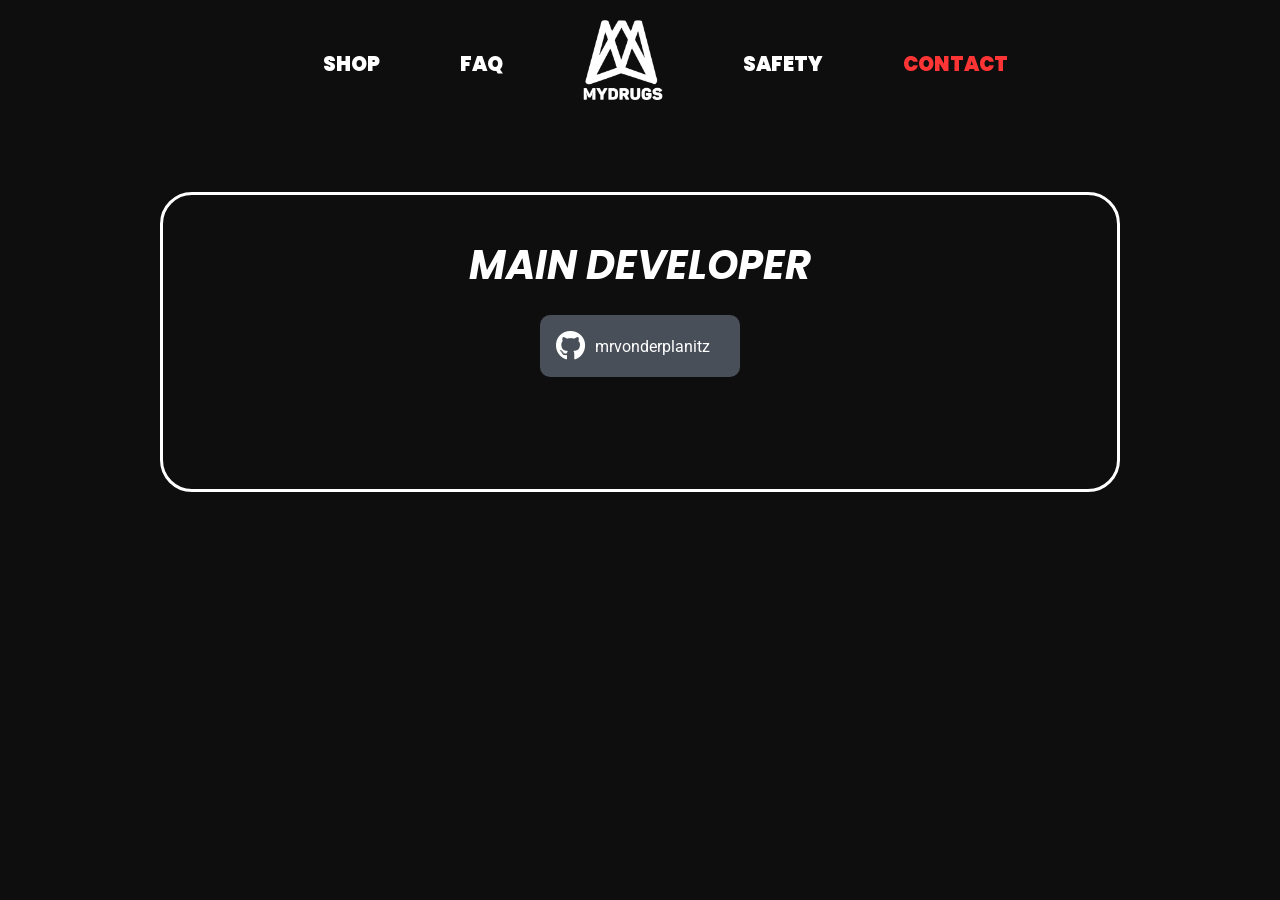
<file: MyDrugs/contact.html>
<!DOCTYPE html>
<html lang="pt-BR">
<head>
  <meta charset="UTF-8">
  <meta http-equiv="X-UA-Compatible" content="IE=edge">
  <meta name="viewport" content="width=device-width, initial-scale=1.0">
  <link href="https://cdnjs.cloudflare.com/ajax/libs/font-awesome/5.13.0/css/all.min.css" rel="stylesheet">
  <link rel="shortcut icon" href="img/favicon.ico" type="image/x-icon">
  <link rel="stylesheet" href="./css/contact.css">
  <title>Contact</title>
</head>
<body>
  <div class="fixed">
    <navbar id="nav">
      <div class="navbar_container">
        <div class="container-mobile">
          <button id="btn-mobile"><span id="hamburger"></span></button>
          <div class="logo-mobile">
            <a href='index.html'><img src="./img/logos/WhiteLogo.png" class="logo-mobile" alt="Logo MyDrugs"></a>
          </div>
        </div>
        <ul id="menu">
          <li class="home-mobile">
            <a href='index.html' id='close'>home</a>
          </li>
          <li class="navbar_items">
            <a class='blue' href='shop.html' id='close'>shop</a>
          </li>
          <li class="navbar_items">
            <a class='green' href='faq.html' id='close'>faq</a>
          </li>
          <li id="logo-mobile">
            <a href='index.html'><img src="./img/logos/WhiteLogo.png" id="#logo-mobile " class="logo" alt="Logo MyDrugs"></a>
          </li>
          <li class="navbar_items">
            <a class='purple' href='safety.html' id='close'>safety</a>
          </li>
          <li class="navbar_items">
            <a class='red' href='contact.html' id='close'>contact</a>
          </li>
        </ul>
      </div>
    </navbar>
  </div>
  <section>
    <div class="card_shop2">
      <h1>Main Developer</h1>
      <div class="container_contact">
        <div class="github">
          <a href="https://github.com/mrvonderplanitz" target="_blank"><i class="fab fa-github"></i>mrvonderplanitz</a>
        </div>
      </div>
    </div>
  </section>
  <script src="./js/mobile.js"></script>
</body>
</html>
</file>
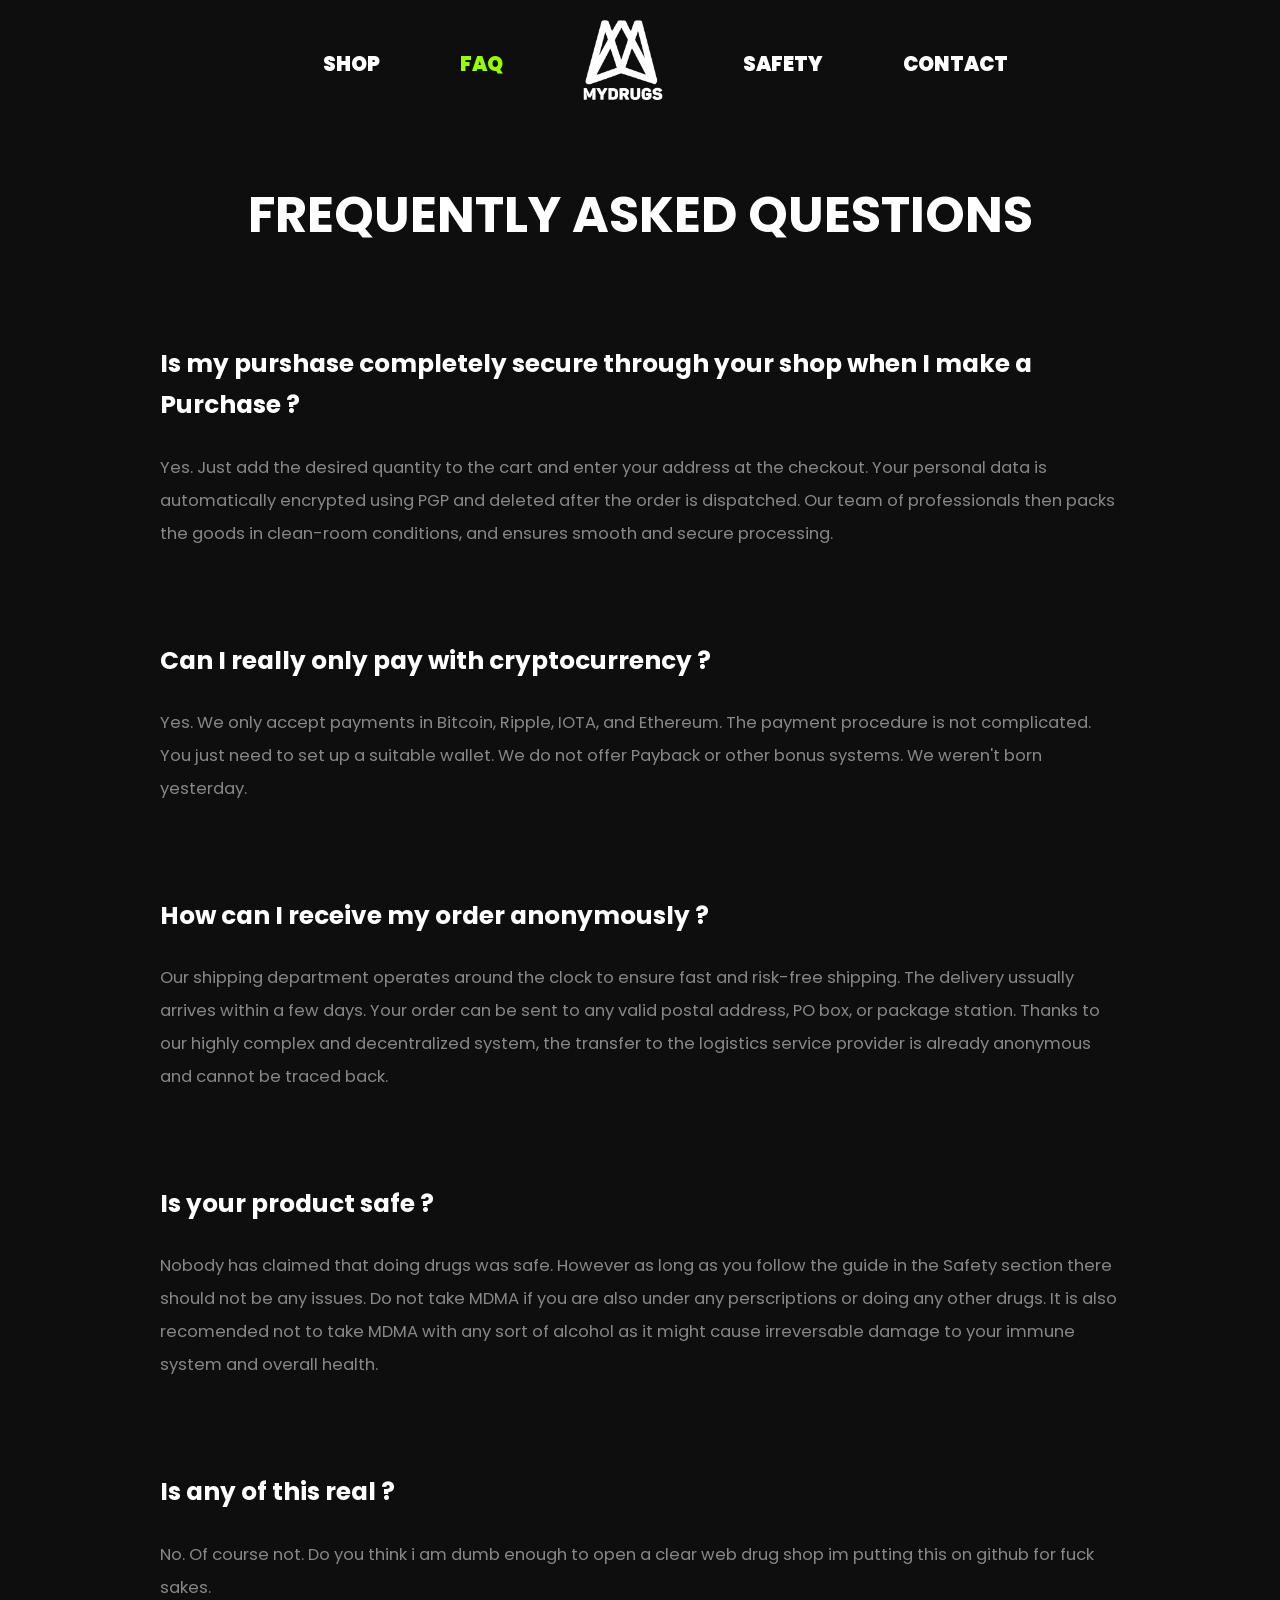
<file: MyDrugs/faq.html>
<!DOCTYPE html>
<html lang="pt-BR">
<head>
  <meta charset="UTF-8">
  <meta http-equiv="X-UA-Compatible" content="IE=edge">
  <meta name="viewport" content="width=device-width, initial-scale=1.0">
  <link rel="shortcut icon" href="img/favicon.ico" type="image/x-icon">
  <link rel="stylesheet" href="./css/faq.css">
  <title>Document</title>
</head>
<body>
  <div class="fixed">
    <navbar id="nav">
      <div class="navbar_container">
        <div class="container-mobile">
          <button id="btn-mobile"><span id="hamburger"></span></button>
          <div class="logo-mobile">
            <a href='index.html'><img src="./img/logos/WhiteLogo.png" class="logo-mobile" alt="Logo MyDrugs"></a>
          </div>
        </div>
        <ul id="menu">
          <li class="home-mobile">
            <a href='index.html' id='close'>home</a>
          </li>
          <li class="navbar_items">
            <a class='blue' href='shop.html' id='close'>shop</a>
          </li>
          <li class="navbar_items">
            <a class='green' href='faq.html' id='close'>faq</a>
          </li>
          <li id="logo-mobile">
            <a href='index.html'><img src="./img/logos/WhiteLogo.png" id="logo-mobile" class="logo" alt="Logo MyDrugs"></a>
          </li>
          <li class="navbar_items">
            <a class='purple' href='safety.html' id='close'>safety</a>
          </li>
          <li class="navbar_items">
            <a class='red' href='contact.html' id='close'>contact</a>
          </li>
        </ul>
      </div>
    </navbar>
  </div>
  <div class="titulo-principal">
    <h1>Frequently Asked Questions</h1>
  </div>
  <div class="container">
    <div class="perguntas-faq">
      <h2>Is my purshase completely secure through your shop when I make a Purchase ?</h2>
      <div class="paragrafos">
        <p>Yes. Just add the desired quantity to the cart and enter your address at the checkout. Your personal data is automatically encrypted using PGP and deleted after the order is dispatched. Our team of professionals then packs the goods in clean-room conditions, and ensures smooth and secure processing.</p>
      </div>
      <div class="perguntas-faq">
        <h2>Can I really only pay with cryptocurrency ?</h2>
        <div class="paragrafos">
          <p>Yes. We only accept payments in Bitcoin, Ripple, IOTA, and Ethereum. The payment procedure is not complicated. You just need to set up a suitable wallet. We do not offer Payback or other bonus systems. We weren't born yesterday.</p>
        </div>
        <div class="perguntas-faq">
          <h2>How can I receive my order anonymously ?</h2>
          <div class="paragrafos">
            <p>Our shipping department operates around the clock to ensure fast and risk-free shipping. The delivery ussually arrives within a few days. Your order can be sent to any valid postal address, PO box, or package station. Thanks to our highly complex and decentralized system, the transfer to the logistics service provider is already anonymous and cannot be traced back.</p>
          </div>
          <div class="perguntas-faq">
            <h2>Is your product safe ?</h2>
            <div class="paragrafos">
              <p>Nobody has claimed that doing drugs was safe. However as long as you follow the guide in the Safety section there should not be any issues. Do not take MDMA if you are also under any perscriptions or doing any other drugs. It is also recomended not to take MDMA with any sort of alcohol as it might cause irreversable damage to your immune system and overall health.</p>
            </div>
            <div class="perguntas-faq">
              <h2>Is any of this real ?</h2>
              <div class="paragrafos">
                <p>No. Of course not. Do you think i am dumb enough to open a clear web drug shop im putting this on github for fuck sakes.</p>
              </div>
            </div>
          </div>
        </div>
      </div>
    </div>
  </div>
  <script src="./js/mobile.js"></script>
</body>
</html>
</file>
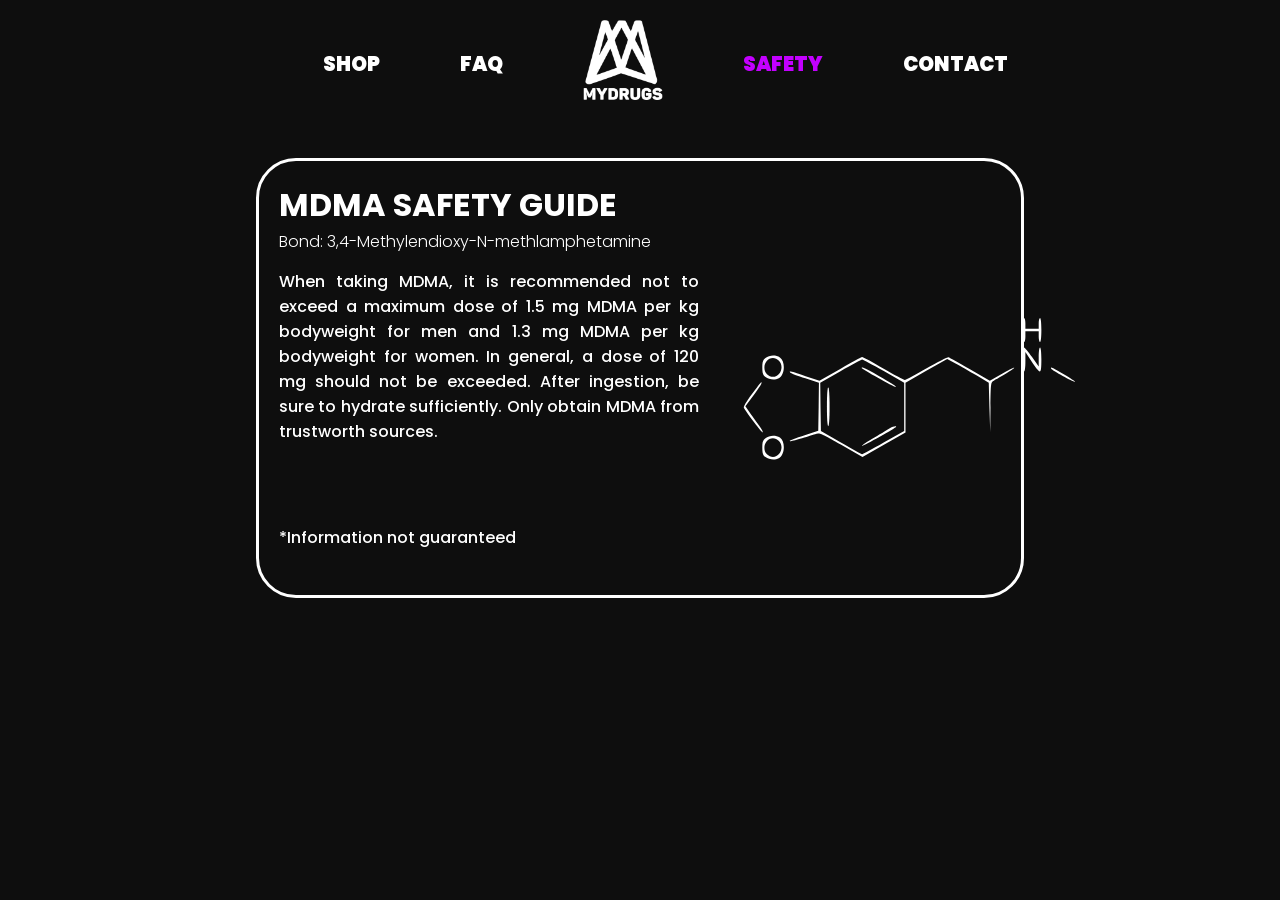
<file: MyDrugs/safety.html>
<!DOCTYPE html>
<html lang="pt-br">
<head>
  <meta charset="UTF-8">
  <meta http-equiv="X-UA-Compatible" content="IE=edge">
  <meta name="viewport" content="width=device-width, initial-scale=1.0">
  <link rel="shortcut icon" href="img/favicon.ico" type="image/x-icon">
  <link rel="stylesheet" href="./css/safety.css">
  <title>Safety</title>
</head>
<div class="fixed">
  <navbar id="nav">
    <div class="navbar_container">
      <div class="container-mobile">
        <button id="btn-mobile"><span id="hamburger"></span></button>
        <div class="logo-mobile">
          <a href='index.html'><img src="./img/logos/WhiteLogo.png" class="logo-mobile" alt="Logo MyDrugs"></a>
        </div>
      </div>
      <ul id="menu">
        <li class="home-mobile">
          <a href='index.html' id='close'>home</a>
        </li>
        <li class="navbar_items">
          <a class='blue' href='shop.html' id='close'>shop</a>
        </li>
        <li class="navbar_items">
          <a class='green' href='faq.html' id='close'>faq</a>
        </li>
        <li id="logo-mobile">
          <a href='index.html'><img src="./img/logos/WhiteLogo.png" id="#logo-mobile " class="logo" alt="Logo MyDrugs"></a>
        </li>
        <li class="navbar_items">
          <a class='purple' href='safety.html' id='close'>safety</a>
        </li>
        <li class="navbar_items">
          <a class='red' href='contact.html' id='close'>contact</a>
        </li>
      </ul>
    </div>
  </navbar>
</div>
  <main>
    <div>
      <h1>MDMA SAFETY GUIDE</h1>
      <h4>Bond: 3,4-Methylendioxy-N-methlamphetamine</h4>
      <p>When taking MDMA, it is recommended not to exceed a maximum dose of 1.5 mg MDMA per kg bodyweight for men and 1.3 mg MDMA per kg bodyweight for women. In general, a dose of 120 mg should not be exceeded. After ingestion, be sure to hydrate sufficiently. Only obtain MDMA from trustworth sources.</p>
      <img src="./img/stock/mdma.svg" alt="mdma" style="color: white;">
      <p style="margin-top: -70px;">*Information not guaranteed</p>
    </div>
  </main>
  <script src="./js/mobile.js"></script>
</body>
</html>
</file>
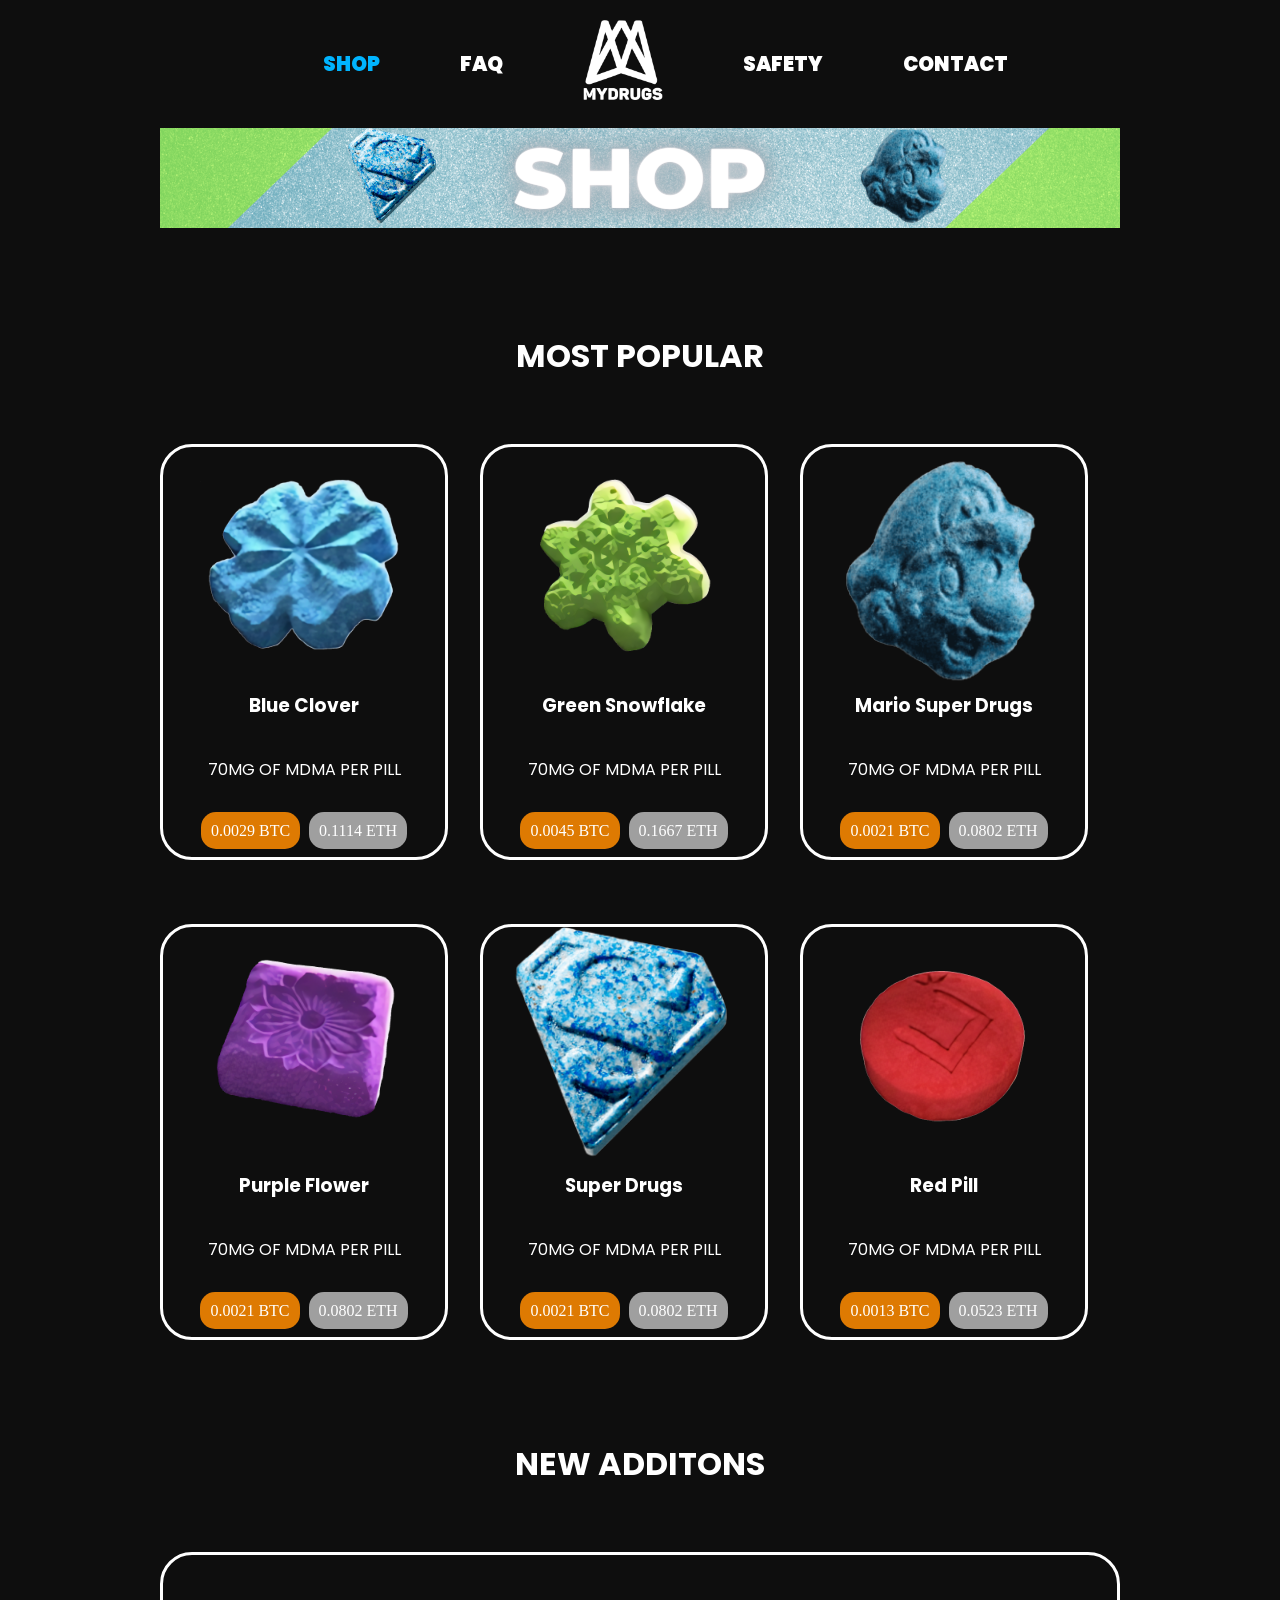
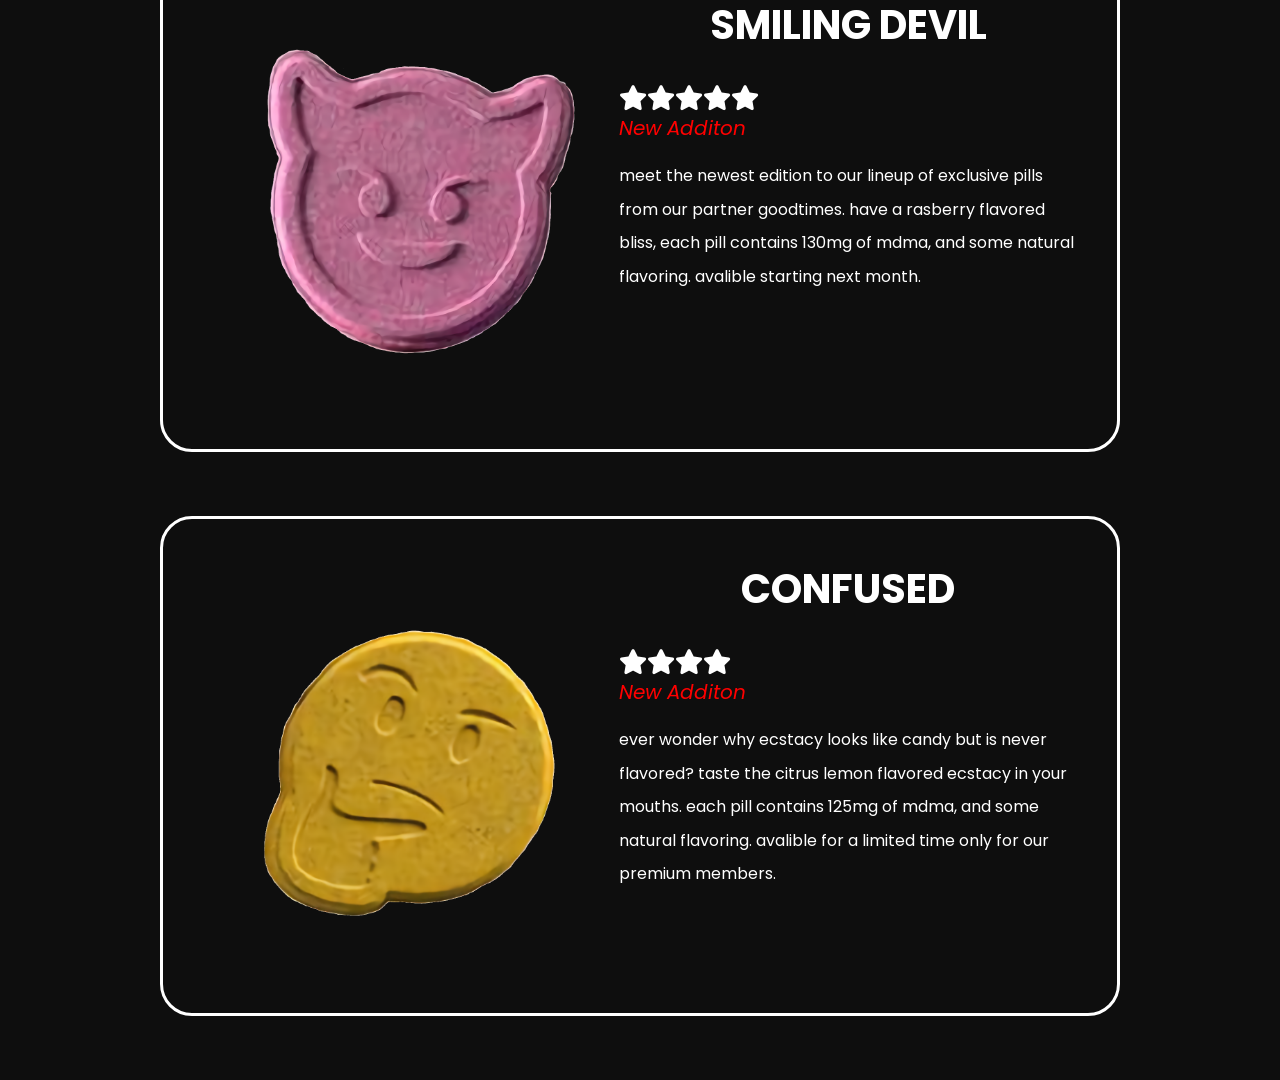
<file: MyDrugs/shop.html>
<!DOCTYPE html>
<html lang="pt-BR">
<head>
  <meta charset="UTF-8">
  <meta http-equiv="X-UA-Compatible" content="IE=edge">
  <meta name="viewport" content="width=device-width, initial-scale=1.0">
  <link href="https://cdnjs.cloudflare.com/ajax/libs/font-awesome/5.13.0/css/all.min.css" rel="stylesheet">
  <link rel="shortcut icon" href="img/favicon.ico" type="image/x-icon">
  <link rel="stylesheet" href="./css/shop.css">
  <title>Shop</title>
</head>
<body>
  <div class="fixed">
    <navbar id="nav">
      <div class="navbar_container">
        <div class="container-mobile">
          <button id="btn-mobile"><span id="hamburger"></span></button>
          <div class="logo-mobile">
            <a href='index.html'><img src="./img/logos/WhiteLogo.png" class="logo-mobile" alt="Logo MyDrugs"></a>
          </div>
        </div>
        <ul id="menu">
          <li class="home-mobile">
            <a href='index.html' id='close'>home</a>
          </li>
          <li class="navbar_items">
            <a class='blue' href='shop.html' id='close'>shop</a>
          </li>
          <li class="navbar_items">
            <a class='green' href='faq.html' id='close'>faq</a>
          </li>
          <li id="logo-mobile">
            <a href='index.html'><img src="./img/logos/WhiteLogo.png" id="#logo-mobile " class="logo" alt="Logo MyDrugs"></a>
          </li>
          <li class="navbar_items">
            <a class='purple' href='safety.html' id='close'>safety</a>
          </li>
          <li class="navbar_items">
            <a class='red' href='contact.html' id='close'>contact</a>
          </li>
        </ul>
      </div>
    </navbar>
  </div>
  <body onLoad="slide1()"></body>
  <img id="slide1">
  <script src="./js/main.js"></script>
  <script type="text/javascript">
    function slide1() {
      const slide = document.getElementById("slide1")
      let slideAtual = 1
      slide.src = "./img/SliderImages/SmallerSliders/banner-shop.png"
      setInterval(() => {
        slideAtual == 0 ? (() => {
          slideAtual = 1
          slide.src = "./img/SliderImages/SmallerSliders/banner-shop.png"
        })() : (() => {
          slideAtual = 0
          slide.src = "./img/SliderImages/SmallerSliders/promocao.png"
        })()
      }, 2000);
    }
  </script>
  <div class="title">
    <h1>Most Popular</h1>
  </div>
  <div class="container"></div>
  <div class="title">
    <h1>New Additons</h1>
  </div>
  <section></section>
  <script src="./js/mobile.js"></script>
  <script src="./js/drugs.js"></script>
</body>
</html>
</file>
<file: MyDrugs/css/contact.css>
@import url("https://fonts.googleapis.com/css2?family=Poppins:wght@700&display=swap");
@import url("https://fonts.googleapis.com/css2?family=Roboto&display=swap");

* {
  box-sizing: border-box;
  padding: 0;
  margin: 0;
}

a {
  text-decoration: none;
  color: white;
}

.red { color: #ff3535; }
.blue:hover { color: #00b4ff; }
.green:hover { color: #97fe01; }
.purple:hover { color: #c300ff; }

body {
  background: #0e0e0e;
  text-align: center;
  cursor: url("../img/logos/mdcursor.png"), auto;
}

.slide-show img {
  width: auto;
  height: 500px;
}

ul {
  list-style: none;
  align-items: center;
  display: flex;
}

ul li {
  color: white;
  padding: 20px 40px;
  text-transform: uppercase;
  font-weight: 900;
  font-size: 20px;
  font-family: "Poppins", sans-serif;
}

.logo { width: 80px; }
#btn-mobile, .logo-mobile, .container-mobile, .home-mobile { display: none; }

.fixed {
  position: sticky;
  width: 100%;
  top: 0;
  background: #0e0e0e;
}

.navbar_container {
  align-items: center;
  margin-left: 50px;
  display: flex;
  justify-content: space-around;
}

.card_shop2 {
  padding: 40px;
  margin: 4rem auto;
  align-items: center;
  width: 960px;
  height: 300px;
  border-radius: 2rem;
  border: 3px solid white;
}

.card_shop2 h1 {
  text-transform: uppercase;
  font-family: "Poppins", sans-serif;
  color: white;
  font-size: 40px;
  margin-bottom: 20px;
  font-style: italic;
  animation: changeColor 2s infinite;
}

@-webkit-keyframes changeColor {
  0% { color: #ffbc00; }
  25% { color: #f1af09; }
  50% { color: #daa520; }
  100% { color: #c18c07; }
}

.container_contact {
  display: flex;
  justify-content: center;
}

.github {
  width: 200px;
  padding: 1rem;
  background: #484f58;
  border-radius: 10px;
}

.github i {
  font-size: 30px;
  margin-right: 10px;
}

.github a {
  font-family: "Roboto", sans-serif;
  align-items: center;
  display: flex;
}

@media screen and (max-width: 600px) {
  .card_shop2 { width: 85%; height: auto; }
  .card_shop2 h1 { font-size: 25px; }
  .card_shop2 h2 { font-size: 20px; }

  #logo-mobile { display: none !important; }
  #menu li:nth-child(1) { border-top: 1px solid grey; }
  #menu li:last-child { border-bottom: 1px solid grey; }

  #nav ul {
    display: block;
    position: absolute;
    width: 70%;
    top: 0px;
    right: 0px;
    background-color: #101010;
    height: 0;
    transition: 0.6s;
    z-index: 1000;
    visibility: hidden;
    overflow-y: hidden;
  }

  .container-mobile {
    width: 90%;
    display: flex;
    justify-content: space-between;
    flex-direction: row-reverse;
    align-items: center;
  }

  #nav.active #menu {
    height: 100vh;
    visibility: visible;
    overflow-y: hidden;
  }

  .logo-mobile {
    display: flex;
    width: 40px;
    height: 40px;
    margin: 8px 16px;
  }

  .navbar_container { display: flex; margin: 0; }
  .home-mobile { display: flex; }

  #menu li {
    display: flex;
    align-items: center;
    justify-content: center;
    padding: 1rem 0;
    margin: 50px 2.3rem;
  }

  #btn-mobile {
    display: flex;
    padding: 0.5rem 1rem;
    border: none;
    background: none;
    cursor: pointer;
    color: #fff;
    gap: 0.5rem;
    z-index: 1100;
  }

  #hamburger {
    border-top: 2px solid;
    width: 20px;
  }

  #hamburger::after, #hamburger::before {
    display: block;
    content: "";
    width: 20px;
    height: 2px;
    background: currentColor;
    margin-top: 5px;
    transition: 0.3s;
    position: relative;
  }

  #nav.active #hamburger { border-top-color: transparent; }
  #nav.active #hamburger::before { transform: rotate(135deg); }
  #nav.active #hamburger::after { transform: rotate(-135deg); top: -7px; }
  #nav button { visibility: visible; }
  #nav ul li::after { display: none; }
}
</file>
<file: MyDrugs/css/faq.css>
@import url("https://fonts.googleapis.com/css2?family=Poppins:wght@400;700&display=swap%27%27");

* {
  box-sizing: border-box;
  padding: 0;
  margin: 0;
}

h1, h2, h3, p { color: white; }

.green { color: #97fe01; }

a {
  text-decoration: none;
  color: white;
}

.blue:hover { color: #00b4ff; }
.purple:hover { color: #c300ff; }
.red:hover { color: #ff3535; }

body {
  background: #0e0e0e;
  text-align: center;
  cursor: url("../img/logos/mdcursor.png"), auto;
}

ul {
  list-style: none;
  align-items: center;
  display: flex;
}

ul li {
  color: white;
  padding: 20px 40px;
  text-transform: uppercase;
  font-weight: 900;
  font-size: 20px;
  font-family: "Poppins", sans-serif;
}

.logo { width: 80px; }
#btn-mobile, .logo-mobile, .container-mobile, .home-mobile { display: none; }

.fixed {
  position: sticky;
  width: 100%;
  top: 0;
  background: #0e0e0e;
  z-index: 1;
}

.navbar_container {
  align-items: center;
  margin-left: 50px;
  display: flex;
  justify-content: space-around;
}

.container {
  max-width: 960px;
  width: 100%;
  display: flex;
  margin: 0 auto;
  flex-wrap: wrap;
  font-size: 16.5px;
}

.titulo-principal h1 {
  font-family: "Poppins", sans-serif;
  text-align: center;
  color: rgb(255, 255, 255);
  text-transform: uppercase;
  margin-top: 50px;
  font-size: 50px;
}

.perguntas-faq {
  color: white;
  font-family: "Poppins", sans-serif;
  margin-top: 90px;
  text-align: left;
  line-height: 2.5em;
}

.paragrafos p {
  font-style: "Poppins", sans-serif;
  opacity: 0.5;
  margin-top: 25px;
  text-align: left;
  line-height: 2em;
}

@media screen and (max-width: 600px) {
  #nav ul {
    display: block;
    position: absolute;
    width: 70%;
    top: 0px;
    right: 0px;
    background-color: #101010;
    height: 0;
    transition: 0.6s;
    z-index: 1000;
    visibility: hidden;
    overflow-y: hidden;
  }

  .container-mobile {
    width: 90%;
    display: flex;
    justify-content: space-between;
    flex-direction: row-reverse;
    align-items: center;
  }

  #nav.active #menu {
    height: 100vh;
    visibility: visible;
    overflow-y: hidden;
  }

  .logo-mobile {
    display: flex;
    width: 40px;
    height: 40px;
    margin: 8px 16px;
  }

  .navbar_container { display: flex; margin: 0; }

  #menu li {
    display: flex;
    align-items: center;
    justify-content: center;
    margin: 50px 2.3rem;
  }

  #menu li:nth-child(1){ border-top: 1px solid grey; }
  #menu li:last-child { border-bottom: 1px solid grey; }

  #btn-mobile {
    display: flex;
    padding: 0.5rem 1rem;
    border: none;
    background: none;
    cursor: pointer;
    color: #fff;
    gap: 0.5rem;
    z-index: 1100;
  }

  #hamburger {
    border-top: 2px solid;
    width: 20px;
  }

  #hamburger::after, #hamburger::before {
    display: block;
    content: "";
    width: 20px;
    height: 2px;
    background: currentColor;
    margin-top: 5px;
    transition: 0.3s;
    position: relative;
  }

  #nav.active #hamburger { border-top-color: transparent; }
  #nav.active #hamburger::before { transform: rotate(135deg); }
  #nav.active #hamburger::after { transform: rotate(-135deg); top: -7px; }
  #nav button { visibility: visible; }
  #nav ul li::after { display: none; }

  .titulo-principal h1 { font-size: 30px; }
  .perguntas-faq h2 { font-size: 18px; width: 85%; margin: 0 auto; }
  .perguntas-faq p { font-size: 14x; width: 85%; margin: 10px auto; }
  .home-mobile { display: flex; }
  #logo-mobile { display: none !important; }
}
</file>
<file: MyDrugs/css/safety.css>
@import url("https://fonts.googleapis.com/css2?family=Poppins:wght@300;400;500;700&display=swap%22");

* {
  margin: 0;
  padding: 0;
  box-sizing: border-box;
}

body {
  background: #0e0e0e;
  text-align: center;
  cursor: url("../img/logos/mdcursor.png"), auto;
}

a {
  text-decoration: none;
  color: white;
}

ul {
  list-style: none;
  align-items: center;
  display: flex;
}

ul li {
  color: white;
  padding: 20px 40px;
  text-transform: uppercase;
  font-weight: 900;
  font-size: 20px;
  font-family: "Poppins", sans-serif;
}

.purple { color: #c300ff; }
.blue:hover { color: #00b4ff; }
.green:hover { color: #97fe01; }
.red:hover { color: #ff3535; }

.navbar_container {
  align-items: center;
  margin-left: 50px;
  display: flex;
  justify-content: space-around;
}

.logo { width: 80px; }
#btn-mobile, .logo-mobile, .container-mobile, .home-mobile { display: none; }

main > div {
  margin: 0 auto;
  display: grid;
  border-style: solid;
  border-color: white;
  border-radius: 40px;
  margin-top: 30px;
  width: 60%;
}

main > div > img {
  margin-left: 500px;
  position: relative;
  right: 20px;
  bottom: 130px;
}

main > div > h1 {
  font-family: "Poppins", Arial, Helvetica, sans-serif;
  margin-top: 20px;
  margin-left: 20px;
  text-align: left;
  color: white;
}

main > div > h4 {
  font-family: "Poppins", Arial, Helvetica, sans-serif;
  font-weight: 300;
  text-align: left;
  margin-left: 20px;
  margin-bottom: 15px;
  color: white;
}

main > div > p {
  font-family: "Poppins", Arial, Helvetica, sans-serif;
  font-weight: 500;
  text-align: justify;
  width: 420px;
  margin-left: 20px;
  color: white;
}

@media screen and (max-width: 600px) {
  main div{
    width: 85%;
    height: 600px;
    display: flex;
    flex-wrap: wrap;
  }

  main img { display: none; }
  main h1 { font-size: 20px; }
  main p { font-size: 14px; margin: 0 20px !important; }
  #logo-mobile { display: none !important; }

  #menu li:nth-child(1) { border-top: 1px solid grey; }
  #menu li:last-child { border-bottom: 1px solid grey; }

  #nav ul {
    display: block;
    position: absolute;
    width: 70%;
    top: 0px;
    right: 0px;
    background-color: #101010;
    height: 0;
    transition: 0.6s;
    z-index: 1000;
    visibility: hidden;
    overflow-y: hidden;
  }

  .container-mobile {
    width: 90%;
    display: flex;
    justify-content: space-between;
    flex-direction: row-reverse;
    align-items: center;
  }

  #nav.active #menu {
    height: 100vh;
    visibility: visible;
    overflow-y: hidden;
  }

  .logo-mobile {
    display: flex;
    width: 40px;
    height: 40px;
    margin: 8px 16px;
  }

  .navbar_container { display: flex; margin: 0; }
  .home-mobile { display: flex; }

  #menu li {
    display: flex;
    align-items: center;
    justify-content: center;
    padding: 1rem 0;
    margin: 50px 2.3rem;
  }

  #btn-mobile {
    display: flex;
    padding: 0.5rem 1rem;
    border: none;
    background: none;
    cursor: pointer;
    color: #fff;
    gap: 0.5rem;
    z-index: 1100;
  }

  #hamburger {
    border-top: 2px solid;
    width: 20px;
  }

  #hamburger::after, #hamburger::before {
    display: block;
    content: "";
    width: 20px;
    height: 2px;
    background: currentColor;
    margin-top: 5px;
    transition: 0.3s;
    position: relative;
  }

  #nav.active #hamburger { border-top-color: transparent; }
  #nav.active #hamburger::before { transform: rotate(135deg); }
  #nav.active #hamburger::after { transform: rotate(-135deg); top: -7px; }
  #nav button { visibility: visible; }
  #nav ul li::after { display: none; }
}
</file>
<file: MyDrugs/css/shop.css>
@import url("https://fonts.googleapis.com/css2?family=Poppins:wght@400;700&display=swap");

* {
  box-sizing: border-box;
  padding: 0;
  margin: 0;
}

h2, h3, p, h1 { color: white; }

a {
  text-decoration: none;
  color: white;
}

.blue { color: #00b4ff; }
.green:hover { color: #97fe01; }
.purple:hover { color: #c300ff; }
.red:hover { color: #ff3535; }

body {
  background: #0e0e0e;
  text-align: center;
  cursor: url("../img/logos/mdcursor.png"), auto;
}

.slide-show img {
  width: auto;
  height: 500px;
}

ul {
  list-style: none;
  align-items: center;
  display: flex;
}

ul li {
  color: white;
  padding: 20px 40px;
  text-transform: uppercase;
  font-weight: 900;
  font-size: 20px;
  font-family: "Poppins", sans-serif;
}

.fixed {
  position: sticky;
  width: 100%;
  top: 0;
  background: #0e0e0e;
}

.logo { width: 80px; }
#btn-mobile, .logo-mobile, .container-mobile, .home-mobile { display: none; }

.navbar_container {
  align-items: center;
  margin-left: 50px;
  display: flex;
  justify-content: space-around;
}

.container {
  max-width: 960px;
  width: 100%;
  display: flex;
  margin: 0 auto;
  flex-wrap: wrap;
}

.title h1 {
  font-family: "Poppins", sans-serif;
  margin-top: 100px;
  text-transform: uppercase;
  text-align: center;
}

.card_shop img {
  width: 240px;
  height: 240px;
}

.card_shop {
  margin-right: 32px;
  margin-top: 4rem;
  align-items: center;
  width: 18rem;
  height: 26rem;
  border-radius: 2rem;
  border: 3px solid white;
}

.card_shop h3 {
  font-family: "Poppins", sans-serif;
  margin-bottom: 2em;
  display: block;
}

.card_shop p {
  font-family: "Poppins", sans-serif;
  font-weight: 400;
  margin-bottom: 40px;
}

.btc {
  background: #ff8c00dc;
  padding: 10px;
  margin-right: 5px;
  border-radius: 15px;
}

.btc:hover { background: #ff8c00; }

.eth {
  background: #c0c0c0d0;
  padding: 10px;
  border-radius: 15px;
}

.eth:hover { background: #c0c0c0; }

.card_shop2 {
  padding: 40px;
  margin: 4rem auto;
  align-items: center;
  width: 960px;
  height: 500px;
  border-radius: 2rem;
  border: 3px solid white;
}

.card_shop2 img {
  float: left;
  width: 416px;
  height: 416px;
}

.card_shop2 h1 {
  font-family: "Poppins", sans-serif;
  font-size: 40px;
}

.card_shop2_text {
  text-transform: lowercase;
  padding-top: 1rem;
  font-family: "Poppins", sans-serif;
  line-height: 2.1rem;
  text-align: left;
}

.stars {
  font-size: 25px;
  padding-top: 30px;
  color: white;
  text-align: left;
}

.rgb {
  text-align: left;
  font-style: italic;
  color: red;
  font-size: 20px;
  animation: changeColor 5s infinite;
  font-family: "Poppins", sans-serif;
}

@-webkit-keyframes changeColor {
  0% { color: red; }
  25% { color: yellow; }
  50% { color: blue; }
  100% { color: green; }
}

@media screen and (max-width: 600px) {
  #logo-mobile { display: none !important; }
  #slide1 { display: none; }

  h1 { font-size: 26px; margin-bottom: 20px; }
  .card_shop { width: 85%; margin: 20px auto; }
  .card_shop2 { width: 85%; }
  .card_shop2 h1 { font-size: 20px; }
  .stars { padding: 0; font-size: 15px; }
  .card_shop2 img { width: 100px; height: 100px; }
  .card_shop2 p { font-size: 14px; }

  #menu li:nth-child(1) { border-top: 1px solid grey; }
  #menu li:last-child { border-bottom: 1px solid grey; }

  #nav ul {
    display: block;
    position: absolute;
    width: 70%;
    top: 0px;
    right: 0px;
    background-color: #101010;
    height: 0;
    transition: 0.6s;
    z-index: 1000;
    visibility: hidden;
    overflow-y: hidden;
  }

  .container-mobile {
    width: 90%;
    display: flex;
    justify-content: space-between;
    flex-direction: row-reverse;
    align-items: center;
  }

  #nav.active #menu {
    height: 100vh;
    visibility: visible;
    overflow-y: hidden;
  }

  .logo-mobile {
    display: flex;
    width: 40px;
    height: 40px;
    margin: 8px 16px;
  }

  .navbar_container { display: flex; margin: 0; }
  .home-mobile { display: flex; }

  #menu li {
    display: flex;
    align-items: center;
    justify-content: center;
    padding: 1rem 0;
    margin: 50px 2.3rem;
  }

  #btn-mobile {
    display: flex;
    padding: 0.5rem 1rem;
    border: none;
    background: none;
    cursor: pointer;
    color: #fff;
    gap: 0.5rem;
    z-index: 1100;
  }

  #hamburger {
    border-top: 2px solid;
    width: 20px;
  }

  #hamburger::after, #hamburger::before {
    display: block;
    content: "";
    width: 20px;
    height: 2px;
    background: currentColor;
    margin-top: 5px;
    transition: 0.3s;
    position: relative;
  }

  #nav.active #hamburger { border-top-color: transparent; }
  #nav.active #hamburger::before { transform: rotate(135deg); }
  #nav.active #hamburger::after { transform: rotate(-135deg); top: -7px; }
  #nav button { visibility: visible; }
  #nav ul li::after { display: none; }
}
</file>
